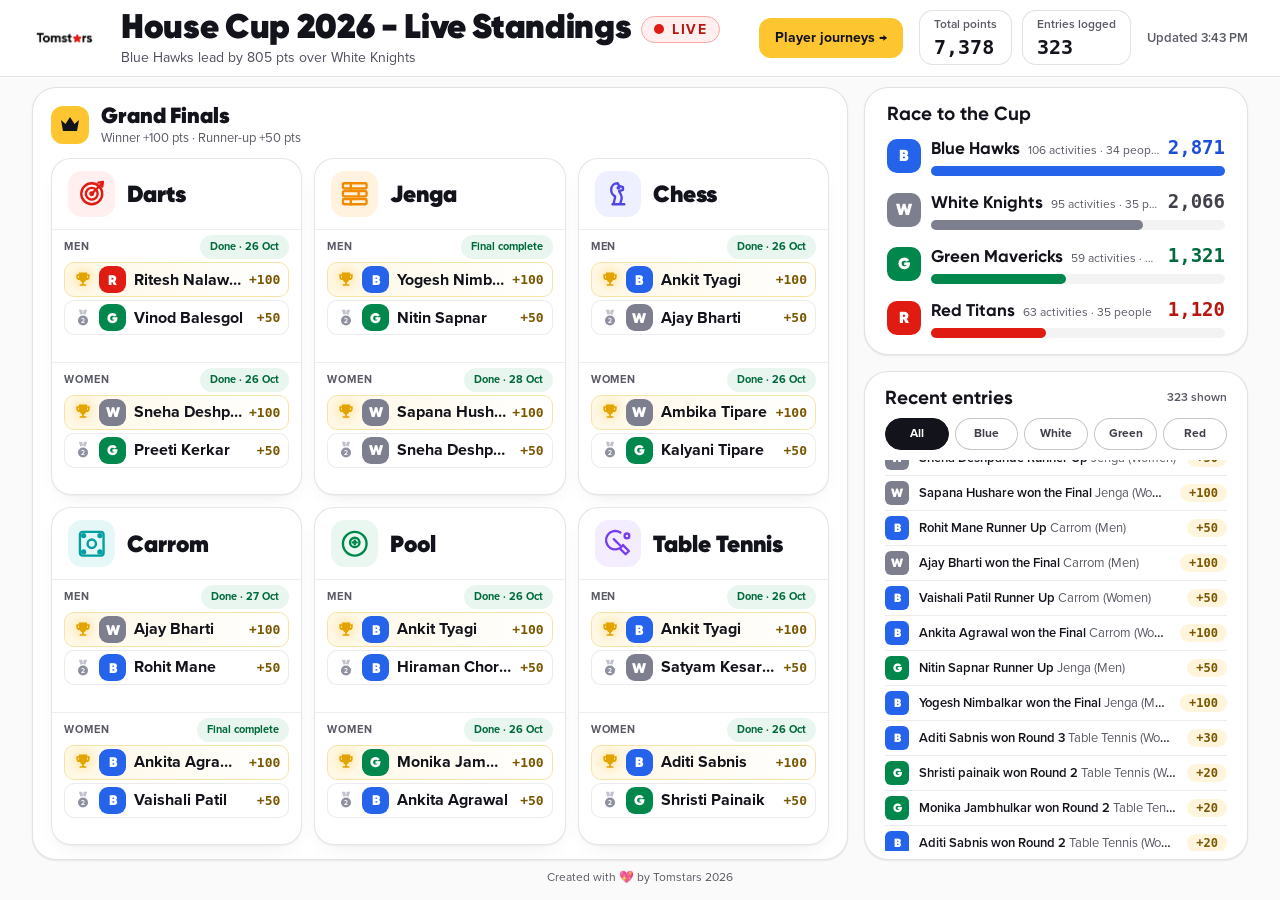
<file: index.html>
<!doctype html>
<html lang="en"><head><meta charset="utf-8"><meta name="viewport" content="width=device-width,initial-scale=1">
<title>House Cup 2026 - Live Standings</title><link rel="stylesheet" href="dashboard.css?v=1793096126"></head>
<body>
<header class="top"><div class="brand"><img src="assets/tomstars.png" alt="Tomstars"></div>
<div class="ttl"><h1>House Cup 2026 - Live Standings<span class="live"><i></i>LIVE</span></h1><p class="sub" id="sub"></p></div>
<div class="hr"><a class="navlink" href="journeys.html">Player journeys →</a><div class="stats"><div class="stat"><span>Total points</span><b id="total">–</b></div><div class="stat"><span>Entries logged</span><b id="count">–</b></div></div><span class="upd" id="upd"></span></div></header>
<main>
<div class="grid">
<section class="card finals" aria-label="Grand Finals">
<div class="fh"><span class="crown"><svg viewBox="0 0 24 24" width="24" height="24" fill="#13131C" aria-hidden="true"><path d="M3 7l4.500 4L12 4l4.500 7L21 7l-2 11H5L3 7z"/></svg></span><div><h2>Grand Finals</h2><small>Winner +100 pts · Runner-up +50 pts</small></div></div>
<div class="fgrid" id="fgrid"></div></section>
<div class="col">
<section class="card race"><h2>Race to the Cup</h2><div id="race"></div></section>
<aside class="card recent"><div class="rh"><h2>Recent entries</h2><span id="shown"></span></div><div class="pills" id="filters"></div><ul class="list" id="log"></ul></aside>
</div></div></main>
<footer>Created with 💖 by Tomstars 2026</footer>
<script src="common.js?v=1793190766"></script>
<script>
let entries=[], finals=[], filter='All';
function renderFinalsPanel(){ fgrid.innerHTML=['Darts','Jenga','Chess','Carrom','Pool','Table Tennis'].map(s=>sportCard(s,finals)).join(''); }
function render(){
  const stats=houseStats(entries), t=totals(entries), order=ranked(t), lead=t[order[0]]||1, sum=Object.values(t).reduce((a,b)=>a+b,0);
  sub.textContent=`${HOUSES[order[0]].full} lead by ${fmt(lead-t[order[1]])} pts over ${HOUSES[order[1]].full}`;
  total.textContent=fmt(sum); count.textContent=fmt(entries.length);
  race.innerHTML=order.map((h,i)=>{const c=HOUSES[h],s=stats[h];return `<div class="rr">${chip(h)}<div class="rm"><div class="rl"><b>${c.full}</b><small>${fmt(s.acts)} activities · ${fmt(s.people)} people</small><strong style="color:${c.text}">${fmt(t[h])}</strong></div><div class="track"><div class="fill" style="width:${(t[h]/lead*100).toFixed(1)}%;background:${c.solid}"></div></div></div></div>`}).join('');
  filters.innerHTML=['All','Blue','White','Green','Red'].map(f=>`<button class="pill" aria-pressed="${f===filter}" data-f="${f}">${f}</button>`).join('');
  const list=entries.filter(e=>filter==='All'||e.house===filter); shown.textContent=`${list.length} shown`;
  log.innerHTML=list.map(e=>`<li>${chip(e.house)}<div class="li-t">${entryTitle(e)}</div><span class="pts2">+${fmt(e.points)}</span></li>`).join('');
  renderFinalsPanel();
}
filters.onclick=e=>{const f=e.target.dataset.f; if(f){filter=f;render();}};
let pause=0;
setInterval(()=>{ if(matchMedia('(prefers-reduced-motion: reduce)').matches||log.matches(':hover'))return;
  if(pause>0){pause--;return;}
  const max=log.scrollHeight-log.clientHeight; if(max<=0)return;
  if(log.scrollTop>=max-1){pause=80;setTimeout(()=>{log.scrollTop=0},1500);return;}
  log.scrollTop+=1;},50);
async function refresh(){ try{ [entries,finals]=await Promise.all([loadEntries(),loadFinals()]); render(); upd.textContent='Updated '+new Date().toLocaleTimeString([],{hour:'numeric',minute:'2-digit'}); }catch(e){ sub.textContent='Could not load standings'; console.error(e); } }
refresh(); setInterval(refresh,60000);
</script></body></html>
</file>
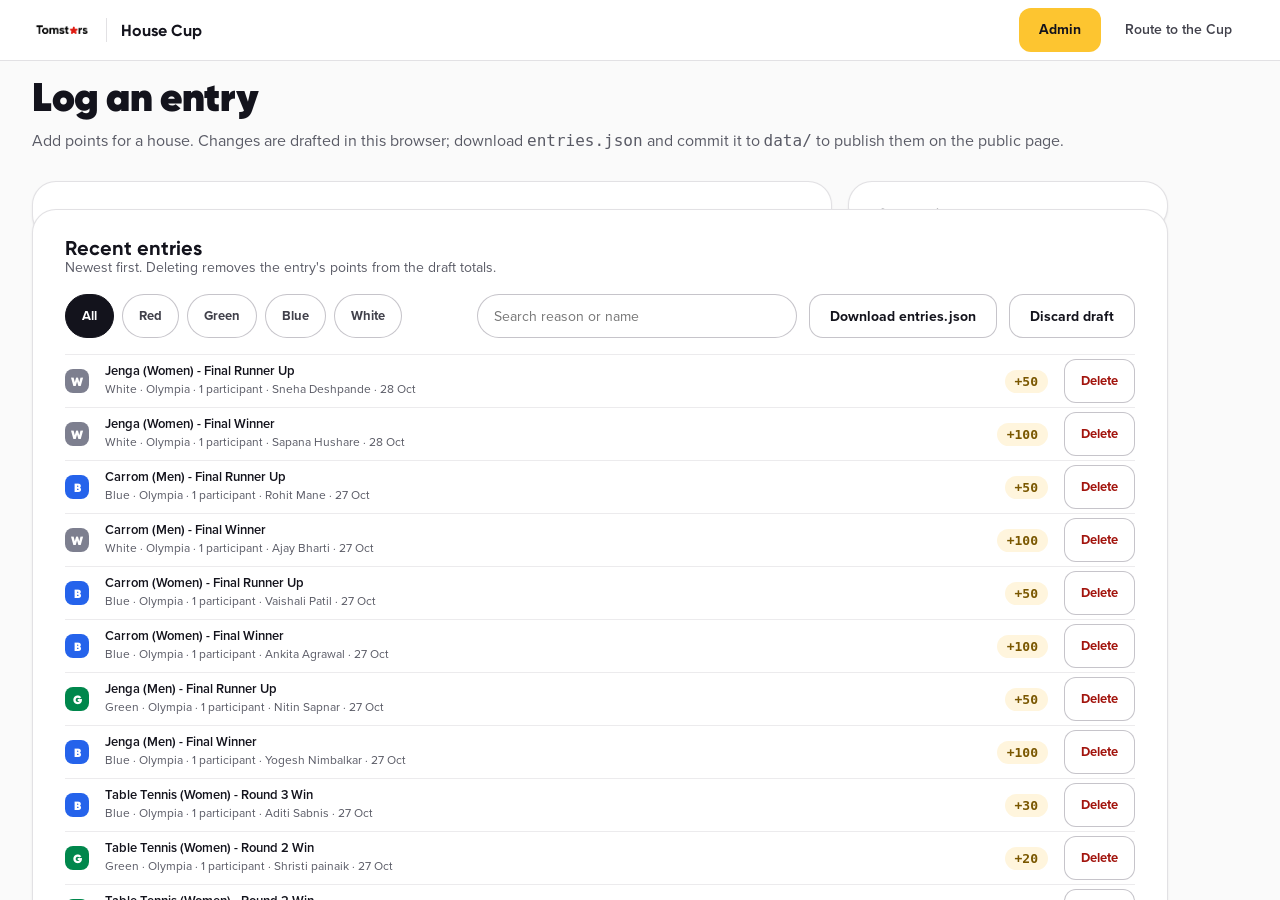
<file: admin.html>
<!doctype html>
<html lang="en"><head><meta charset="utf-8"><meta name="viewport" content="width=device-width,initial-scale=1">
<title>House Cup admin · Tomstars</title><link rel="stylesheet" href="styles.css?v=1793091701"></head>
<body>
<header class="top"><div class="brand"><img src="assets/tomstars.png" alt="Tomstars"><i></i><b>House Cup</b></div>
<nav><a class="on" href="admin.html">Admin</a><a href="index.html">Route to the Cup</a></nav></header>
<main class="narrow">
<section style="display:flex;flex-direction:column;gap:8px"><h1 class="sm">Log an entry</h1>
<p class="muted" style="font-size:16px;line-height:24px">Add points for a house. Changes are drafted in this browser; download <code>entries.json</code> and commit it to <code>data/</code> to publish them on the public page.</p></section>
<section class="cols">
<form class="card" id="f">
<fieldset><legend>House</legend><div class="hgrid" id="hs"></div></fieldset>
<div class="row"><div><label class="l" for="p">Points</label><input id="p" type="number" inputmode="numeric" placeholder="e.g. 25"></div>
<div><label class="l" for="c">Category</label><select id="c"><option>Sports</option><option selected>Olympia</option><option>Game</option><option>Post / Content</option><option>Photo</option><option>Participation</option><option>Quiz / Game</option><option>Other</option></select></div></div>
<div><label class="l" for="r">Reason / activity</label><input id="r" placeholder="e.g. Table Tennis (Men) - Round 1 Win"></div>
<div><label class="l" for="n">No. of participants</label><input id="n" type="number" inputmode="numeric" placeholder="e.g. 4"></div>
<div><label class="l" for="m">Participant names</label><textarea id="m" rows="3" placeholder="Comma-separated, e.g. Asha, Rohit, Priya"></textarea></div>
<p class="msg err" id="err" role="alert" hidden></p><p class="msg ok" id="ok" role="status" hidden></p>
<button class="cta" type="submit">Add entry</button></form>
<aside class="card"><h2>Standings</h2><ol id="st" style="list-style:none;margin:0;padding:0"></ol></aside>
</section>
<section class="card logsec"><div><h2>Recent entries</h2><p class="muted">Newest first. Deleting removes the entry's points from the draft totals.</p></div>
<div class="toolbar"><div class="pills" id="fl"></div><input type="search" id="q" aria-label="Search entries" placeholder="Search reason or name"><button class="cta ghost" id="dl" type="button">Download entries.json</button><button class="cta ghost" id="rs" type="button">Discard draft</button></div>
<ul class="list" id="log" style="max-height:620px"></ul><p class="muted" id="empty" hidden>No entries match.</p></section>
</main>
<script src="common.js?v=1793091701"></script>
<script>
const KEY='housecup-draft'; let entries=[], house='Red', filter='All', q='';
const $=id=>document.getElementById(id);
function draw(){
  const t=totals(entries), o=ranked(t), lead=Math.max(1,t[o[0]]);
  $('hs').innerHTML=Object.keys(HOUSES).map(h=>`<button type="button" class="hbtn" data-h="${h}" aria-pressed="${h===house}" style="${h===house?`background:${HOUSES[h].chip};border-color:${HOUSES[h].solid}`:''}"><img src="${HOUSES[h].logo}" alt="">${HOUSES[h].full}</button>`).join('');
  $('st').innerHTML=o.map((h,i)=>`<li><div class="srow"><span class="rk">#${i+1}</span>${chip(h)}<b>${HOUSES[h].full}</b><span class="n" style="color:${HOUSES[h].text}">${fmt(t[h])}</span></div><div class="mini"><div style="width:${(t[h]/lead*100).toFixed(1)}%;background:${HOUSES[h].solid}"></div></div></li>`).join('');
  $('fl').innerHTML=['All','Red','Green','Blue','White'].map(f=>`<button type="button" class="pill" aria-pressed="${f===filter}" data-f="${f}">${f}</button>`).join('');
  const s=q.trim().toLowerCase(), list=entries.filter(e=>(filter==='All'||e.house===filter)&&(!s||(e.reason+' '+e.participantNames).toLowerCase().includes(s)));
  $('log').innerHTML=list.slice(0,300).map(e=>`<li style="flex-wrap:wrap;gap:16px">${chip(e.house,'sm')}<div class="li-t" style="flex:1 1 260px"><b>${esc(e.reason)}</b><span>${e.house} · ${esc(e.category)} · ${e.participantCount} participant${e.participantCount==1?'':'s'}${e.participantNames?' · '+esc(e.participantNames):''} · ${fdate(e.timestamp)}</span></div><span class="pts">+${fmt(e.points)}</span><button class="del" type="button" data-d="${esc(e.id)}" aria-label="Delete entry ${esc(e.reason)}">Delete</button></li>`).join('');
  $('empty').hidden=list.length>0;
}
const save=()=>{try{localStorage.setItem(KEY,JSON.stringify(entries))}catch(e){}};
function msg(k,t){$('err').hidden=$('ok').hidden=true; if(k){$(k).textContent=t;$(k).hidden=false;}}
$('hs').onclick=e=>{const b=e.target.closest('[data-h]'); if(b){house=b.dataset.h;msg();draw();}};
$('fl').onclick=e=>{const f=e.target.dataset.f; if(f){filter=f;draw();}};
$('q').oninput=e=>{q=e.target.value;draw();};
$('log').onclick=e=>{const d=e.target.closest('[data-d]'); if(d){entries=entries.filter(x=>x.id!==d.dataset.d);save();draw();}};
$('f').onsubmit=e=>{e.preventDefault();
  const pts=parseInt($('p').value,10), reason=$('r').value.trim();
  if(!pts) return msg('err','Enter a points value.'); if(!reason) return msg('err','Enter a reason or activity.');
  entries.unshift({id:crypto.randomUUID(),house,points:pts,reason,category:$('c').value,participantCount:parseInt($('n').value,10)||0,participantNames:$('m').value.trim(),timestamp:new Date().toISOString()});
  save(); ['p','r','n','m'].forEach(i=>$(i).value=''); msg('ok','Entry added for '+HOUSES[house].full+'.'); draw();};
$('dl').onclick=()=>{const a=document.createElement('a');a.href=URL.createObjectURL(new Blob([JSON.stringify(entries,null,1)],{type:'application/json'}));a.download='entries.json';a.click();};
$('rs').onclick=async()=>{try{localStorage.removeItem(KEY)}catch(e){} entries=await loadEntries(); draw();};
(async()=>{let d=null;try{d=JSON.parse(localStorage.getItem(KEY))}catch(e){} entries=Array.isArray(d)?d:await loadEntries(); draw();})();
</script></body></html>
</file>
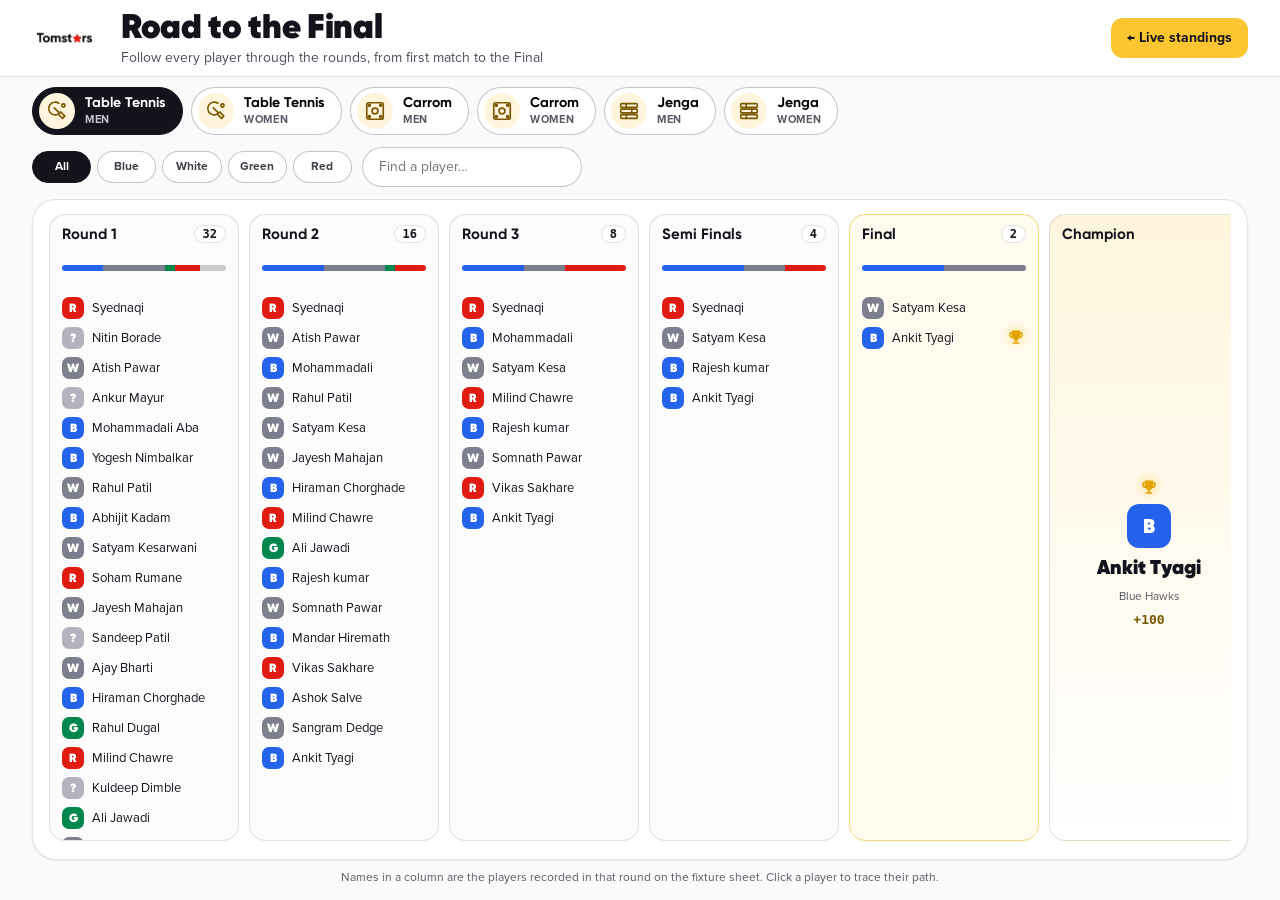
<file: journeys.html>
<!doctype html>
<html lang="en"><head><meta charset="utf-8"><meta name="viewport" content="width=device-width,initial-scale=1">
<title>Road to the Final · House Cup 2026</title><link rel="stylesheet" href="dashboard.css?v=1793096126"></head>
<body class="jpage">
<header class="top"><div class="brand"><img src="assets/tomstars.png" alt="Tomstars"></div>
<div class="ttl"><h1>Road to the Final</h1><p class="sub">Follow every player through the rounds, from first match to the Final</p></div>
<div class="hr"><a class="navlink" href="index.html">← Live standings</a></div></header>
<main class="jmain">
<div class="jbar"><div class="gtabs" id="gtabs" role="tablist"></div>
<div class="jtools"><div class="pills" id="hf"></div><input type="search" id="q" aria-label="Find a player" placeholder="Find a player…" list="plist"><datalist id="plist"></datalist></div></div>
<section class="card jcard"><div class="jpath" id="jpath"></div><div class="board" id="board"></div></section>
</main>
<footer>Names in a column are the players recorded in that round on the fixture sheet. Click a player to trace their path.</footer>
<script src="common.js?v=1793190766"></script>
<script>
let G=[], gi=0, hf='All', sel='';
const HF=['All','Blue','White','Green','Red'];
const norm=s=>s.toLowerCase();
const ccol=h=>h?HOUSES[h].solid:'#B3B3C0';
const pchip=(h)=>`<span class="chip sm2" style="background:${ccol(h)}">${h?h[0]:'?'}</span>`;
function path(g,name){ const hits=g.stages.map(s=>s.players.some(p=>norm(p.name)===norm(name))); return hits; }
function render(){
  const g=G[gi];
  gtabs.innerHTML=G.map((x,i)=>`<button class="gtab" role="tab" aria-selected="${i===gi}" data-i="${i}"><span class="sico">${ICONS[x.sport]}</span><span><b>${x.sport}</b><small>${x.category}</small></span></button>`).join('');
  hf_.innerHTML=HF.map(h=>`<button class="pill" aria-pressed="${h===hf}" data-h="${h}">${h}</button>`).join('');
  plist.innerHTML=[...new Set(g.stages.flatMap(s=>s.players.map(p=>p.name)))].sort().map(n=>`<option value="${esc(n)}">`).join('');
  const champ=g.champion?norm(g.champion.name):'', ru=g.runnerUp?norm(g.runnerUp.name):'';
  const last=g.stages.length-1;
  board.innerHTML=g.stages.map((s,k)=>{
    const split=HF.slice(1).map(h=>({h,n:s.players.filter(p=>p.house===h).length})), tot=s.players.length||1;
    const bar=split.map(x=>x.n?`<i style="flex:${x.n};background:${HOUSES[x.h].solid}" title="${x.h}: ${x.n}"></i>`:'').join('')+(s.players.some(p=>!p.house)?`<i style="flex:${s.players.filter(p=>!p.house).length};background:#CCC"></i>`:'');
    const rows=s.players.map(p=>{
      const on=sel&&norm(p.name)===norm(sel), dim=(hf!=='All'&&p.house!==hf)||(sel&&!on);
      const crown=k===last&&norm(p.name)===champ?`<span class="ic gold">${TROPHY}</span>`:k===last&&norm(p.name)===ru?`<span class="ic silver">${MEDAL}</span>`:'';
      return `<li class="pr${on?' sel':''}${dim?' dim':''}" data-n="${esc(p.name)}" tabindex="0">${pchip(p.house)}<span class="nm">${esc(p.name)}</span>${crown}</li>`;}).join('');
    return `<div class="col${k===last?' fin':''}"><div class="ch"><b>${esc(s.name)}</b><span>${s.players.length}</span></div><div class="cbar">${bar}</div><ul>${rows}</ul></div>`;
  }).join('')+(g.champion?`<div class="col champ"><div class="ch"><b>Champion</b></div><div class="cup"><span class="ic gold big">${TROPHY}</span>${pchip(g.champion.house)}<b>${esc(g.champion.name)}</b><small>${HOUSES[g.champion.house].full}</small><span class="pt">+100</span></div></div>`:`<div class="col champ"><div class="ch"><b>Champion</b></div><div class="cup tbd2"><span class="ic big" style="color:#CCC">${TROPHY}</span><small>To be decided</small></div></div>`);
  // journey strip
  if(sel){
    const hits=path(g,sel), furthest=hits.lastIndexOf(true), p=g.stages.flatMap(s=>s.players).find(p=>norm(p.name)===norm(sel));
    const isChamp=norm(sel)===champ;
    jpath.innerHTML=`<div class="who">${pchip(p&&p.house)}<div><b>${esc(p?p.name:sel)}</b><small>${p&&p.house?HOUSES[p.house].full:'House not listed'}</small></div></div><div class="steps">${g.stages.map((s,k)=>`<span class="step${hits[k]?' on':''}">${esc(s.name)}</span>`).join('<i>›</i>')}<i>›</i><span class="step${isChamp?' on gold':''}">Champion</span></div><span class="result">${isChamp?'Champion':furthest<0?'Not recorded':furthest===last?(norm(sel)===ru?'Runner-up':'Reached the Final'):'Out after '+g.stages[furthest].name}</span><button class="clear" id="clr">Clear</button>`;
    jpath.hidden=false;
    document.querySelectorAll('.col ul').forEach(ul=>{const e=ul.querySelector('.sel'); if(e) ul.scrollTop=e.offsetTop-ul.clientHeight/2;});
  } else { jpath.hidden=true; }
}
const hf_=document.getElementById('hf');
gtabs.onclick=e=>{const b=e.target.closest('[data-i]'); if(b){gi=+b.dataset.i;sel='';q.value='';render();}};
hf_.onclick=e=>{const h=e.target.dataset.h; if(h){hf=h;render();}};
board.onclick=e=>{const li=e.target.closest('[data-n]'); if(li){sel=sel===li.dataset.n?'':li.dataset.n;q.value=sel;render();}};
board.onkeydown=e=>{if(e.key==='Enter'){const li=e.target.closest('[data-n]'); if(li)li.click();}};
q.oninput=()=>{const v=q.value.trim(); const hit=G[gi].stages.flatMap(s=>s.players).find(p=>norm(p.name)===norm(v)); sel=hit?hit.name:''; render();};
jpath.onclick=e=>{if(e.target.id==='clr'){sel='';q.value='';render();}};
fetch('data/journeys.json?t='+Date.now(),{cache:'no-store'}).then(r=>r.json()).then(d=>{G=d.games;render();}).catch(e=>{board.textContent='Could not load journeys';console.error(e);});
</script></body></html>
</file>
<file: dashboard.css>
@font-face{font-family:"Gilroy";src:url("fonts/gilroy-bold.otf") format("opentype");font-weight:700;font-display:swap}
@font-face{font-family:"Gilroy";src:url("fonts/gilroy-heavy.otf") format("opentype");font-weight:800;font-display:swap}
@font-face{font-family:"Proxima Nova";src:url("fonts/proximanova-regular.otf") format("opentype");font-weight:400;font-display:swap}
@font-face{font-family:"Proxima Nova";src:url("fonts/proximanova-semibold.otf") format("opentype");font-weight:600;font-display:swap}
@font-face{font-family:"Proxima Nova";src:url("fonts/proximanova-bold.otf") format("opentype");font-weight:700;font-display:swap}
@import url("https://fonts.googleapis.com/css2?family=Fira+Code:wght@500;600;700&display=swap");
:root{--display:"Gilroy","Inter",system-ui,sans-serif;--mono:"Fira Code",ui-monospace,monospace;--ink:#13131C;--low:#595A65;--line:rgba(17,12,34,.12);--gold:#FDC530}
*{box-sizing:border-box}
body{margin:0;background:#FAFAFA;color:var(--ink);font:14px/20px "Proxima Nova","Inter",system-ui,sans-serif;-webkit-font-smoothing:antialiased}
button{font-family:inherit}:focus-visible{outline:3px solid rgba(119,62,240,.32);outline-offset:1px}
h1,h2{margin:0;font-family:var(--display)}
.top{display:flex;align-items:center;justify-content:space-between;padding:10px 32px;background:#fff;border-bottom:1px solid var(--line)}
.brand{display:flex;align-items:center;gap:14px}.brand img{height:24px}.brand i{width:1px;height:22px;background:var(--line)}.brand b{font:700 16px var(--display)}
.upd{font-size:13px;font-weight:600;color:var(--low)}
main{padding:16px 32px 8px;display:flex;flex-direction:column;gap:16px}
.hero{display:flex;flex-wrap:wrap;gap:12px;align-items:center;justify-content:space-between}
h1{font-weight:800;font-size:clamp(28px,4.4vh,44px);line-height:1.1;letter-spacing:-.01em}
.live{display:inline-flex;align-items:center;gap:8px;font:700 14px "Proxima Nova";letter-spacing:.1em;color:#B6160F;background:#FFF0EF;border:1px solid #F8A8A4;border-radius:99px;padding:4px 12px;vertical-align:middle;margin-left:10px}
.live i{width:10px;height:10px;border-radius:99px;background:#DF1B12;animation:pulse 1.4s infinite}
@keyframes pulse{0%{box-shadow:0 0 0 0 rgba(223,27,18,.6)}70%{box-shadow:0 0 0 10px rgba(223,27,18,0)}100%{box-shadow:0 0 0 0 rgba(223,27,18,0)}}
.sub{margin:4px 0 0;font-size:16px;color:#4F4B5C}
.stats{display:flex;gap:10px}.stat{background:#fff;border:1px solid var(--line);border-radius:14px;padding:8px 18px}
.stat span{display:block;font-size:12px;font-weight:600;color:var(--low)}.stat b{font:600 24px var(--mono)}
.grid{display:grid;grid-template-columns:minmax(0,1.55fr) minmax(0,1fr);gap:16px;align-items:stretch}
.col{display:flex;flex-direction:column;gap:16px;min-width:0}
.card{background:#fff;border:1px solid var(--line);border-radius:24px;box-shadow:0 1px 2px rgba(17,12,34,.08);min-width:0}
/* finals */
.finals{padding:20px 24px;display:flex;flex-direction:column;gap:16px}
.fh{display:flex;flex-wrap:wrap;gap:12px;align-items:center}
.crown{width:44px;height:44px;border-radius:12px;background:var(--gold);display:inline-flex;align-items:center;justify-content:center}
.fh h2{font-weight:800;font-size:26px;line-height:30px}.fh small{display:block;font-size:13px;color:var(--low)}
.tabs{margin-left:auto;display:flex;gap:8px;flex-wrap:wrap}
.tab{min-height:44px;padding:0 16px;border-radius:99px;border:1px solid rgba(17,12,34,.24);background:#fff;font-weight:700;font-size:14px;cursor:pointer;color:#41414B}
.tab small{color:var(--low);margin-left:4px}.tab[aria-pressed=true]{background:var(--ink);border-color:var(--ink);color:#fff}.tab[aria-pressed=true] small{color:#C6C6D1}
.fgrid{display:grid;grid-template-columns:repeat(2,minmax(0,1fr));grid-auto-rows:1fr;gap:14px;flex:1}
.fm{border:1px solid var(--line);border-radius:18px;padding:16px 18px;display:flex;flex-direction:column;gap:12px;background:#FCFCFD;min-width:0;animation:fade .4s ease}
@keyframes fade{from{opacity:0;transform:translateY(6px)}to{opacity:1;transform:none}}
.fm header{display:flex;align-items:center;gap:12px}
.sico{width:48px;height:48px;border-radius:14px;background:#FFF5DD;color:#7A5700;display:inline-flex;align-items:center;justify-content:center;flex:none}.sico svg{width:28px;height:28px}
.ft{flex:1;min-width:0}.ft b{display:block;font:700 20px/24px var(--display)}.ft span{font-size:12px;font-weight:700;letter-spacing:.08em;text-transform:uppercase;color:var(--low)}
.when{font:700 22px var(--display);background:var(--gold);padding:4px 14px;border-radius:12px;white-space:nowrap}
.st{font-size:12px;font-weight:700;padding:4px 12px;border-radius:99px;background:#F3F3F4;color:var(--low)}.st.done{background:#E6F6EE;color:#006A3C}
.venue{display:flex;align-items:center;gap:6px;font-weight:600;color:var(--low)}
.match{display:flex;align-items:center;gap:10px;flex-wrap:wrap}.match i{font:800 12px var(--display);color:var(--low);letter-spacing:.1em}
.pl2{display:flex;align-items:center;gap:10px;min-width:0;flex:1 1 120px}.pl2>div{min-width:0}.pl2 b{display:block;font-size:16px;line-height:20px;overflow:hidden;text-overflow:ellipsis;white-space:nowrap}.pl2 small{font-size:12px;color:var(--low)}
.chip{width:38px;height:38px;border-radius:11px;color:#fff;font:800 18px var(--display);display:inline-flex;align-items:center;justify-content:center;flex:none}
.res{display:flex;align-items:center;gap:10px;padding:8px 12px;border-radius:14px;border:1px solid var(--line-low,rgba(17,12,34,.08))}
.res.win1{background:linear-gradient(90deg,#FFF5DD,#FFFBEF);border-color:#F8D878}
.res .pl2{flex:1}.pt{font:700 15px var(--mono);color:#7A5700}
.ic{display:inline-flex;flex:none}.ic.gold{color:#E3A300;filter:drop-shadow(0 0 6px rgba(253,197,48,.8))}.ic.silver{color:#8E90A0}
.tbd{color:var(--low);font-size:14px}
/* race */
.race{padding:18px 22px;display:flex;flex-direction:column;gap:12px}
.rt{display:flex;justify-content:space-between;align-items:center}.rt h2{font-size:20px}.legend{font-size:12px;font-weight:600;color:var(--low)}
.hrow{display:flex;align-items:center;gap:12px}.hrow .chip{width:36px;height:36px}
.hm{flex:1;min-width:0}.hm b{font:700 18px/22px var(--display)}.hm small{display:block;font-size:12px;color:var(--low)}
.badge{font-size:11px;font-weight:700;background:var(--gold);border-radius:99px;padding:2px 8px;margin-left:6px;vertical-align:middle}
.hp{text-align:right}.hp b{font:600 22px/24px var(--mono)}.hp small{display:block;font-size:12px;color:var(--low)}
.track{height:14px;border-radius:99px;background:#F3F3F4;margin-top:6px}.fill{height:14px;border-radius:99px;transition:width .6s}
/* recent */
.recent{padding:16px 20px 8px;display:flex;flex-direction:column;gap:10px;min-height:0;flex:1}
.rh{display:flex;justify-content:space-between;align-items:center}.rh h2{font-size:20px}.rh span{font-size:12px;font-weight:600;color:var(--low)}
.pills{display:flex;gap:6px}.pill{flex:1;min-height:34px;border-radius:99px;border:1px solid rgba(17,12,34,.24);background:#fff;font-size:12px;font-weight:700;cursor:pointer;color:#41414B}
.pill[aria-pressed=true]{background:var(--ink);border-color:var(--ink);color:#fff}
ul.list{list-style:none;margin:0;padding:0;overflow-y:auto;flex:1;min-height:180px}
ul.list li{display:flex;align-items:center;gap:10px;padding:6px 0;border-top:1px solid rgba(17,12,34,.08)}
ul.list .chip{width:26px;height:26px;font-size:13px;border-radius:8px}
.li-t{flex:1;min-width:0;font-size:13px;font-weight:600;line-height:18px}.li-t em{font-style:normal;font-weight:400;color:var(--low)}
.pts2{font:700 12px var(--mono);padding:3px 9px;border-radius:99px;background:#FFF5DD;color:#7A5700;flex:none}
footer{text-align:center;font-size:12px;color:var(--low);padding:8px 0 12px}
@media(min-width:1100px){
 html,body{height:100%;overflow:hidden}body{display:flex;flex-direction:column}
 main{flex:1;min-height:0;padding-bottom:0;gap:12px}.grid{flex:1;min-height:0}
 .col,.finals{min-height:0}.finals{height:100%}
 .recent{overflow:hidden}
}
@media(max-width:1099px){.grid{grid-template-columns:1fr}}
@media(max-width:700px){main,.top{padding-left:16px;padding-right:16px}.fgrid{grid-template-columns:1fr}.tabs{margin-left:0}}
@media(prefers-reduced-motion:reduce){.live i,.fm{animation:none}}
.tab{white-space:nowrap;display:inline-flex;align-items:center}
.fm{justify-content:flex-start}.fm>:not(header){margin:0}
.match{flex:1;flex-direction:column;justify-content:center;align-items:stretch;gap:6px}
.match i{text-align:center;padding:0}
.match .pl2{flex:none;padding:12px 14px;background:#fff;border:1px solid var(--line);border-radius:14px}
.match .chip,.res .chip{width:clamp(40px,5.2vh,56px);height:clamp(40px,5.2vh,56px);font-size:22px;border-radius:14px}
.match .pl2 b,.res .pl2 b{font-size:clamp(17px,2.4vh,24px);line-height:1.2}.match .pl2 small,.res .pl2 small{font-size:13px}
.fm.done{justify-content:center}.fm.done .res{flex:1;padding:12px 16px}.fm.done .pt{font-size:20px}
.fm.done .ic svg{width:34px;height:34px}
.tbd,.fm.tba .tbd{flex:1;display:flex;align-items:center;font-size:16px}
.venue{font-size:15px}.when{font-size:clamp(20px,3vh,28px)}

/* v3: one-glance finals, slim race, tight entries */
.finals{padding:14px 18px;gap:10px}.fh h2{font-size:22px;line-height:26px}.crown{width:38px;height:38px}
.fgrid{grid-template-columns:repeat(3,minmax(0,1fr));grid-template-rows:repeat(2,minmax(0,1fr));gap:12px}
.fm{padding:10px 12px;gap:6px;border-radius:16px;overflow:hidden}
.fm header{gap:10px}.fm header b{font:700 18px var(--display)}
.sico{width:36px;height:36px;border-radius:11px}.sico svg{width:22px;height:22px}
.half{border-top:1px solid var(--line);padding-top:6px;display:flex;flex-direction:column;gap:5px;flex:1;min-height:0;justify-content:center}
.hh{display:flex;align-items:center;justify-content:space-between}.hh b{font-size:11px;font-weight:700;letter-spacing:.08em;text-transform:uppercase;color:var(--low)}
.when{font:700 clamp(15px,2.2vh,20px) var(--display);padding:2px 10px;border-radius:9px}
.st{font-size:11px;padding:2px 10px}
.venue{font-size:12px;gap:5px}
.match{gap:2px;flex:none}.match .pl2{padding:4px 8px;border-radius:10px;flex:none}.match i{font-size:9px;line-height:10px;text-align:left;padding-left:8px}
.pl2{gap:8px}.pl2 b{font-size:clamp(13px,1.9vh,16px)!important;line-height:1.15!important}.pl2 small{font-size:11px!important;line-height:13px}
.match .chip,.res .chip{width:clamp(24px,3.4vh,32px)!important;height:clamp(24px,3.4vh,32px)!important;font-size:14px!important;border-radius:9px!important}
.res{padding:4px 8px;border-radius:10px;gap:6px}.fm .res{flex:none}.fm.done .res{flex:none}
.pt{font-size:13px!important}.ic svg{width:20px!important;height:20px!important}
.tbd{font-size:12px;flex:none}
.race{padding:12px 18px;gap:8px}.race h2{font-size:17px}
#race{display:flex;flex-direction:column;gap:8px}
.rr{display:flex;align-items:center;gap:10px}.rr .chip{width:28px;height:28px;font-size:14px;border-radius:8px}
.rm{flex:1;min-width:0}.rl{display:flex;align-items:baseline;gap:8px}.rl b{font:700 15px/18px var(--display)}.rl small{font-size:11px;color:var(--low);flex:1;white-space:nowrap;overflow:hidden;text-overflow:ellipsis}.rl strong{font:600 16px var(--mono)}
.track{height:8px;margin-top:3px}.fill{height:8px}
.recent{padding:12px 16px 4px;gap:8px}.rh h2{font-size:17px}
.pill{min-height:28px;font-size:11px}
ul.list li{padding:3px 0;gap:8px}ul.list .chip{width:20px;height:20px;font-size:11px;border-radius:6px}
.li-t{font-size:12px;line-height:16px;white-space:nowrap;overflow:hidden;text-overflow:ellipsis}.pts2{font-size:11px;padding:1px 8px}
h1{font-size:clamp(24px,3.8vh,38px)}.sub{font-size:14px;margin-top:2px}.stat{padding:4px 14px}.stat b{font-size:20px}
main{padding-top:10px;gap:10px}
@media(min-width:1100px){.grid{grid-template-columns:minmax(0,2.15fr) minmax(0,1fr)}}
@media(max-width:1099px){.fgrid{grid-template-columns:repeat(2,minmax(0,1fr));grid-template-rows:none}}
@media(max-width:700px){.fgrid{grid-template-columns:1fr}}

.top{gap:24px;padding:8px 32px}.brand{flex:none}.brand img{height:26px}
.ttl{flex:1;min-width:0}.ttl h1{white-space:nowrap}.hr{display:flex;align-items:center;gap:16px;flex:none}
.fgrid{min-height:0}.grid{min-height:0}
@media(max-width:1099px){.top{flex-wrap:wrap}.ttl h1{white-space:normal}}
@media(min-width:1100px) and (max-height:900px){.match .pl2{padding:2px 6px}.pl2 small{display:none}.res{padding:2px 6px}.venue{display:none}.when{padding:0 8px}.fm{padding:8px 10px;gap:4px}.half{gap:3px;padding-top:4px}}
/* journeys page */
.navlink{font-weight:700;font-size:14px;text-decoration:none;color:var(--ink);background:var(--gold);padding:10px 16px;border-radius:12px;white-space:nowrap}
.jmain{display:flex;flex-direction:column;gap:12px}
.jbar{display:flex;flex-wrap:wrap;gap:12px;align-items:center;justify-content:space-between}
.gtabs{display:flex;gap:8px;flex-wrap:wrap}
.gtab{display:flex;align-items:center;gap:10px;min-height:48px;padding:4px 16px 4px 6px;border-radius:99px;border:1px solid rgba(17,12,34,.24);background:#fff;cursor:pointer;text-align:left}
.gtab .sico{width:36px;height:36px;border-radius:99px}.gtab b{display:block;font:700 14px/16px var(--display)}.gtab small{font-size:11px;color:var(--low);font-weight:700;letter-spacing:.06em;text-transform:uppercase}
.gtab[aria-selected=true]{background:var(--ink);border-color:var(--ink);color:#fff}.gtab[aria-selected=true] small{color:#C6C6D1}
.jtools{display:flex;gap:10px;align-items:center;flex-wrap:wrap}.jtools .pills{width:320px}
#q{min-height:40px;border-radius:99px;border:1px solid rgba(17,12,34,.24);padding:0 16px;font:inherit;width:220px}
.jcard{padding:14px 16px;display:flex;flex-direction:column;gap:12px;min-height:0}
.jpath{display:flex;align-items:center;gap:16px;flex-wrap:wrap;padding:10px 14px;border-radius:16px;background:linear-gradient(90deg,#FFF5DD,#FFFBEF);border:1px solid #F8D878}
.who{display:flex;align-items:center;gap:10px}.who b{display:block;font:700 18px/20px var(--display)}.who small{font-size:12px;color:var(--low)}
.steps{display:flex;align-items:center;gap:6px;flex-wrap:wrap;flex:1}.steps i{font-style:normal;color:var(--low)}
.step{font-size:12px;font-weight:700;padding:3px 10px;border-radius:99px;background:#fff;border:1px solid var(--line);color:#9a9ba5}.step.on{background:var(--ink);color:#fff;border-color:var(--ink)}.step.gold{background:var(--gold);color:var(--ink);border-color:var(--gold)}
.result{font:700 15px var(--display)}.clear{border:1px solid rgba(17,12,34,.24);background:#fff;border-radius:99px;min-height:32px;padding:0 14px;font-weight:700;cursor:pointer}
.board{display:flex;gap:10px;overflow-x:auto;flex:1;min-height:0;padding-bottom:4px}
.board .col{flex:1 0 190px;max-width:260px;display:flex;flex-direction:column;border:1px solid var(--line);border-radius:16px;background:#FCFCFD;min-height:0;overflow:hidden}
.board .col.fin{background:#FFFBEF;border-color:#F8D878}
.ch{display:flex;justify-content:space-between;align-items:center;padding:10px 12px 6px}.ch b{font:700 15px var(--display)}.ch span{font:700 12px var(--mono);background:#fff;border:1px solid var(--line);border-radius:99px;padding:1px 8px}
.cbar{display:flex;height:6px;margin:0 12px 6px;border-radius:99px;overflow:hidden;background:#EEE}.cbar i{display:block}
.board .col ul{list-style:none;margin:0;padding:0 6px 8px;overflow-y:auto;flex:1;min-height:0;position:relative}
.pr{display:flex;align-items:center;gap:8px;padding:4px 6px;border-radius:10px;cursor:pointer;font-size:13px;line-height:16px;transition:opacity .2s}
.pr:hover{background:#F3F3F4}.pr.dim{opacity:.22}.pr.sel{background:var(--gold);font-weight:700;box-shadow:0 0 0 2px var(--ink) inset}
.chip.sm2{width:22px;height:22px;border-radius:7px;font-size:12px}
.nm{flex:1;min-width:0;overflow:hidden;text-overflow:ellipsis;white-space:nowrap}.pr .ic svg{width:18px;height:18px}
.board .col.champ{flex:1 0 200px;background:linear-gradient(180deg,#FFF5DD,#fff)}
.cup{flex:1;display:flex;flex-direction:column;align-items:center;justify-content:center;gap:6px;text-align:center;padding:12px}
.cup b{font:800 20px var(--display)}.cup small{color:var(--low)}.cup .chip{width:44px;height:44px;font-size:20px;border-radius:12px}
.ic.big svg{width:64px;height:64px}.cup .pt{font-size:16px}
@media(min-width:1100px){.jpage{height:100%;overflow:hidden;display:flex;flex-direction:column}.jmain{flex:1;min-height:0}.jcard{flex:1}}
@media(max-width:700px){.jtools .pills,#q{width:100%}.board .col{flex-basis:170px}.board{min-height:60vh}}
.jpath[hidden]{display:none}

/* v4: clearer sport cards, bigger icons, roomier side column */
.fm{background:#fff;border:2px solid var(--tn);border-radius:18px;padding:0 0 10px;gap:8px;box-shadow:0 2px 6px rgba(17,12,34,.08)}
.fm header{background:var(--tn);padding:10px 14px;gap:12px;border-bottom:2px solid var(--a)}
.fm header b{font:800 clamp(18px,2.6vh,24px) var(--display);color:var(--ad)}
.fm .sico{width:clamp(44px,6vh,60px);height:clamp(44px,6vh,60px);border-radius:16px;background:var(--a);color:#fff;box-shadow:0 2px 6px rgba(17,12,34,.2)}
.fm .sico svg{width:clamp(28px,4vh,40px);height:clamp(28px,4vh,40px)}
.half{margin:0 10px;border:1px solid var(--line);border-top:3px solid var(--a);border-radius:12px;padding:6px 8px;background:#FCFCFD}
.hh b{color:var(--ad)}
.grid{grid-template-columns:minmax(0,1fr) clamp(380px,30vw,560px)!important}
.race{padding:16px 22px;gap:12px}.race h2,.rh h2{font-size:19px}
#race{gap:14px}.rr .chip{width:34px;height:34px;font-size:16px;border-radius:10px}
.rl b{font-size:17px}.rl small{font-size:12px}.rl strong{font-size:19px}.track,.fill{height:10px}.track{margin-top:5px}
.recent{padding:16px 20px 8px;gap:10px}
.pill{min-height:32px;font-size:12px}
ul.list li{padding:5px 0;gap:10px}ul.list .chip{width:24px;height:24px;font-size:12px}
.li-t{font-size:13px;line-height:18px}.pts2{font-size:12px;padding:2px 9px}
@media(min-width:1100px) and (max-height:900px){.fm header{padding:6px 12px}.half{padding:4px 6px}}
.fm .sico{width:clamp(40px,5.2vh,54px);height:clamp(40px,5.2vh,54px)}.fm .sico svg{width:clamp(26px,3.5vh,34px);height:clamp(26px,3.5vh,34px)}
.fm header{padding:7px 14px}.fm{gap:6px;padding-bottom:8px}
.half{gap:3px;padding:4px 8px 5px;overflow:hidden}.when{font-size:clamp(14px,2vh,18px);padding:1px 10px}
.match .pl2,.res{padding:3px 8px}.match .chip,.res .chip{width:clamp(22px,3vh,28px)!important;height:clamp(22px,3vh,28px)!important}
.pl2 small{font-size:10px!important;line-height:11px}.venue{font-size:11px}
/* v5: single bordered game box, borderless Men/Women sections, even padding */
.fm{border:2px solid var(--a);border-radius:18px;overflow:hidden;padding:0;gap:0;box-shadow:0 2px 8px rgba(17,12,34,.08)}
.fm header{padding:8px 16px;border-bottom:2px solid var(--a)}
.fm .half{margin:0;border:0;border-radius:0;background:transparent;padding:8px 14px 10px;gap:5px;flex:1;min-height:0;justify-content:flex-start;overflow:hidden}
.fm .half+.half{border-top:1px dashed var(--a)}
.fm .half .hh{min-height:24px}
.match{gap:2px}.fm .tbd{padding-top:2px}
@media(min-width:1100px) and (max-height:900px){.fm .half{padding:5px 12px 6px;gap:3px}.fm header{padding:5px 14px}}
/* v6: modern, subtle */
.fm{border:1px solid rgba(17,12,34,.10);background:#fff;border-radius:20px;box-shadow:0 1px 2px rgba(17,12,34,.04),0 8px 24px -12px rgba(17,12,34,.12)}
.fm header{background:transparent;border-bottom:1px solid rgba(17,12,34,.07);padding:12px 16px}
.fm header b{color:var(--ink);font-weight:800}
.fm .sico{background:var(--tn);color:var(--a);box-shadow:none;border-radius:14px}
.fm .half+.half{border-top:1px solid rgba(17,12,34,.07)}
.hh b{color:var(--low);font-weight:700}
.half{background:transparent}
.fm .res.win1{background:linear-gradient(90deg,#FFF8E6,#fff);border-color:#F6E3A8}
.fm .res,.fm .match .pl2{border-color:rgba(17,12,34,.08);background:#fff}
.fm .half .st{background:#F3F3F4}.fm .half .st.done{background:#E9F6EF}
.fm .when{background:#FFF1C2;color:#5C4300}
</file>
<file: styles.css>
@font-face{font-family:"Gilroy";src:url("fonts/gilroy-bold.otf") format("opentype");font-weight:700;font-display:swap}
@font-face{font-family:"Gilroy";src:url("fonts/gilroy-heavy.otf") format("opentype");font-weight:800;font-display:swap}
@font-face{font-family:"Proxima Nova";src:url("fonts/proximanova-regular.otf") format("opentype");font-weight:400;font-display:swap}
@font-face{font-family:"Proxima Nova";src:url("fonts/proximanova-semibold.otf") format("opentype");font-weight:600;font-display:swap}
@font-face{font-family:"Proxima Nova";src:url("fonts/proximanova-bold.otf") format("opentype");font-weight:700;font-display:swap}
@import url("https://fonts.googleapis.com/css2?family=Fira+Code:wght@500;600;700&display=swap");
:root{--font-display:"Gilroy","Inter",system-ui,sans-serif;--font-body:"Proxima Nova","Inter",system-ui,sans-serif;--font-mono:"Fira Code",ui-monospace,Menlo,monospace;
--ink:#13131C;--ink-med:#4F4B5C;--ink-low:#595A65;--line:rgba(17,12,34,.12);--line-low:rgba(17,12,34,.08);--line-med:rgba(17,12,34,.24);--yellow:#FDC530;--shadow:0 1px 2px rgba(17,12,34,.08)}
*{box-sizing:border-box}
body{margin:0;background:#FAFAFA;color:var(--ink);font-family:var(--font-body);font-size:14px;line-height:20px;-webkit-font-smoothing:antialiased;min-height:100vh}
button,input,select,textarea{font-family:inherit}
:focus-visible{outline:3px solid rgba(119,62,240,.32);outline-offset:1px}
a{color:#5C3AD0}
header.top{display:flex;flex-wrap:wrap;gap:12px;align-items:center;justify-content:space-between;padding:14px 40px;background:#fff;border-bottom:1px solid var(--line)}
.brand{display:flex;align-items:center;gap:14px}.brand img{height:28px;display:block}.brand i{width:1px;height:24px;background:var(--line)}.brand b{font:700 16px var(--font-display)}
nav{display:flex;gap:8px}nav a{min-height:44px;padding:0 16px;display:inline-flex;align-items:center;font-weight:600;font-size:14px;text-decoration:none;color:#41414B;border-radius:12px}
nav a.on{background:var(--yellow);color:var(--ink);font-weight:700;padding:0 20px}
main{width:100%;margin:0;padding:32px 40px 56px;display:flex;flex-direction:column;gap:32px}
main.narrow{max-width:1200px;gap:28px}
.card{background:#fff;border:1px solid var(--line);border-radius:24px;box-shadow:var(--shadow);min-width:0}
h1,h2{font-family:var(--font-display);margin:0}h2{font-weight:700;font-size:20px}
.hero{display:flex;flex-wrap:wrap;gap:24px;align-items:flex-end;justify-content:space-between}
.hero .t{display:flex;flex-direction:column;gap:12px;flex:999 1 480px;min-width:0}
.eyebrow{display:inline-flex;align-items:center;gap:8px;font-size:11px;font-weight:600;letter-spacing:.08em;text-transform:uppercase;color:var(--ink-low)}
.eyebrow i{width:8px;height:8px;border-radius:99px;background:#00A65E}
h1{font-weight:800;font-size:52px;line-height:60px;letter-spacing:-.01em}
.hero p{margin:0;font-size:18px;line-height:26px;color:var(--ink-med)}
.stats{display:flex;gap:12px;flex:1 1 320px}.stat{flex:1;background:#fff;border:1px solid var(--line);border-radius:16px;padding:16px 20px;display:flex;flex-direction:column;gap:4px}
.stat span{font-size:12px;font-weight:600;color:var(--ink-low)}.stat b{font:600 28px var(--font-mono)}
.cols{display:flex;flex-wrap:wrap;gap:24px;align-items:flex-start}
.race{flex:999 1 640px;padding:28px 32px;display:flex;flex-direction:column;gap:28px}
.race-h{display:flex;flex-wrap:wrap;gap:8px;align-items:center;justify-content:space-between}
.legend{display:inline-flex;align-items:center;gap:8px;font-size:12px;font-weight:600;color:var(--ink-low)}
.flag{display:inline-block;border-radius:3px;background:repeating-conic-gradient(#13131C 0% 25%,#fff 0% 50%) 50%/8px 8px;border:1px solid var(--ink);width:16px;height:16px}
.house{display:flex;flex-direction:column;gap:12px}
.hrow{display:flex;flex-wrap:wrap;align-items:center;justify-content:space-between;gap:8px}.hl{display:flex;align-items:center;gap:12px;flex-wrap:wrap}
.chip{display:inline-flex;align-items:center;justify-content:center;border-radius:12px;width:52px;height:44px}.chip img{max-width:40px;max-height:34px;object-fit:contain}
.chip.sm{width:36px;height:32px;border-radius:8px;flex:none}.chip.sm img{max-width:26px;max-height:22px}
.hname{font:700 22px var(--font-display)}
.badge{font-size:12px;font-weight:700;padding:3px 10px;border-radius:99px;color:var(--ink)}
.hpts{font:600 28px var(--font-mono)}.hpts small{font-size:14px;color:var(--ink-low)}
.track{position:relative;height:44px;border-radius:99px;background:#F3F3F4;border:1px solid var(--line-low)}
.fill{position:absolute;left:0;top:0;bottom:0;min-width:44px;border-radius:99px;display:flex;justify-content:flex-end;align-items:center;transition:width .6s ease}
.knob{width:44px;height:44px;margin:-1px;border-radius:99px;border:3px solid #fff;box-shadow:0 2px 4px rgba(17,12,34,.2);display:inline-flex;align-items:center;justify-content:center;font:700 14px var(--font-mono);color:#fff}
.track .flag{position:absolute;right:12px;top:12px;width:18px;height:18px;background-size:9px 9px;border:0}
.gap{font-size:13px;color:var(--ink-low)}
.recent{flex:1 1 360px;padding:24px 24px 12px;display:flex;flex-direction:column;gap:16px}
.rh{display:flex;align-items:center;justify-content:space-between}.rh span{font-size:12px;font-weight:600;color:var(--ink-low)}
.pills{display:flex;flex-wrap:wrap;gap:8px}
.pill{min-height:44px;padding:0 16px;border-radius:99px;font-size:13px;font-weight:700;cursor:pointer;border:1px solid var(--line-med);background:#fff;color:#41414B}
.pill[aria-pressed=true]{background:var(--ink);border-color:var(--ink);color:#fff}
ul.list{list-style:none;margin:0;padding:0;max-height:640px;overflow-y:auto}
ul.list li{display:flex;align-items:center;gap:12px;padding:12px 0;border-top:1px solid var(--line-low)}
.li-t{flex:1;min-width:0;display:flex;flex-direction:column}.li-t b{font-size:14px;font-weight:600;line-height:20px}.li-t span{font-size:12px;color:var(--ink-low)}
.pts{flex:none;font:700 13px var(--font-mono);padding:4px 10px;border-radius:99px;background:#FFF5DD;color:#7A5700}
footer{font-size:12px;color:var(--ink-low);text-align:center;padding:0 0 32px}
/* admin */
h1.sm{font-size:40px;line-height:48px}
form.card{flex:999 1 520px;padding:28px 32px;display:flex;flex-direction:column;gap:20px}
fieldset{border:0;margin:0;padding:0;min-width:0}
legend,label.l{font-size:12px;font-weight:700;letter-spacing:.08em;text-transform:uppercase;color:var(--ink-med);padding:0;margin-bottom:8px;display:block}
.hgrid{display:grid;grid-template-columns:repeat(auto-fit,minmax(120px,1fr));gap:12px}
.hbtn{min-height:104px;border-radius:16px;padding:12px 8px;display:flex;flex-direction:column;align-items:center;justify-content:center;gap:8px;cursor:pointer;background:#fff;border:2px solid var(--line);font-size:14px;font-weight:700}
.hbtn img{height:40px;max-width:72px;object-fit:contain}
.row{display:flex;flex-wrap:wrap;gap:16px}.row>div{flex:1 1 200px}
input,select,textarea{width:100%;min-height:48px;padding:0 16px;font-size:16px;border-radius:12px;border:1px solid var(--line-med);background:#fff;color:var(--ink)}
textarea{padding:12px 16px;line-height:24px;resize:vertical}
.msg{margin:0;padding:12px 16px;border-radius:12px;font-size:14px;font-weight:600}.err{background:#FFF0EF;color:#A2140D}.ok{background:#F5FBF8;color:#006A3C}
.cta{min-height:52px;border:0;border-radius:14px;background:var(--yellow);color:var(--ink);font-size:16px;font-weight:700;cursor:pointer;padding:0 20px}
.cta.ghost{background:#fff;border:1px solid var(--line-med);font-size:14px;min-height:44px}
aside.card{flex:1 1 320px;padding:24px 28px;display:flex;flex-direction:column;gap:16px}
aside ol li{display:flex;flex-direction:column;gap:8px;padding:14px 0;border-top:1px solid var(--line-low)}
.srow{display:flex;align-items:center;gap:12px}.srow .rk{width:24px;font:700 13px var(--font-mono);color:var(--ink-low)}.srow b{flex:1;font-size:16px}.srow .n{font:700 18px var(--font-mono)}
.mini{height:8px;border-radius:99px;background:#F3F3F4}.mini div{height:8px;border-radius:99px}
.logsec{padding:28px 32px;display:flex;flex-direction:column;gap:16px}
.toolbar{display:flex;flex-wrap:wrap;gap:12px;align-items:center}.toolbar .pills{flex:1 1 320px}.toolbar input{flex:1 1 240px;min-height:44px;border-radius:99px;font-size:14px}
.del{min-height:44px;padding:0 16px;border-radius:12px;border:1px solid var(--line-med);background:#fff;color:#A2140D;font-size:13px;font-weight:700;cursor:pointer}
.muted{color:var(--ink-low);font-size:14px;margin:0}
@media(max-width:700px){header.top,main{padding-left:16px;padding-right:16px}h1{font-size:36px;line-height:44px}.race,.recent,form.card,.logsec{padding:20px}.hname{font-size:18px}}

.chip{color:#fff;font:800 22px var(--font-display)}.chip.sm{width:28px;height:28px;border-radius:8px;font-size:14px}
.livetag{display:inline-flex;align-items:center;gap:8px;font:700 13px var(--font-body);letter-spacing:.1em;color:#B6160F;background:#FFF0EF;border:1px solid #F8A8A4;border-radius:99px;padding:4px 12px;vertical-align:middle}
.livetag i{width:10px;height:10px;border-radius:99px;background:#DF1B12;animation:pulse 1.4s infinite}
.livetag.big{font-size:16px;margin-left:8px}
@keyframes pulse{0%{box-shadow:0 0 0 0 rgba(223,27,18,.6)}70%{box-shadow:0 0 0 10px rgba(223,27,18,0)}100%{box-shadow:0 0 0 0 rgba(223,27,18,0)}}
.leadline{font-weight:700;font-size:24px;line-height:32px}
.cards{display:grid;grid-template-columns:repeat(auto-fit,minmax(240px,1fr));gap:16px}
.hcard{border-radius:20px;padding:20px 24px;color:#fff;display:flex;flex-direction:column;gap:16px;box-shadow:var(--shadow)}
.hc-top{display:flex;align-items:center;gap:12px}.hc-top b{font:700 20px var(--font-display)}
.letter{width:44px;height:44px;border-radius:12px;background:rgba(255,255,255,.2);display:inline-flex;align-items:center;justify-content:center;font:800 24px var(--font-display)}
.hc-n{display:flex;gap:24px}.hc-n small{display:block;font-size:12px;font-weight:600;opacity:.92}.hc-n strong{font:600 28px var(--font-mono)}
ul.list{max-height:none;height:560px}
ul.list li{padding:6px 0;gap:10px}.li-t b{font-size:13px;line-height:18px}
.recent{gap:12px}
@media(prefers-reduced-motion:reduce){.livetag i{animation:none}}

.upd{font-size:13px;font-weight:600;color:var(--ink-low)}
aside.recent{flex:0 0 30%;min-width:320px}.card.race{flex:1 1 0}
.recent .pills{flex-wrap:nowrap;gap:6px}.recent .pill{flex:1 1 0;min-width:0;padding:0 8px;font-size:12px}
.li-t em{font-style:normal;color:var(--ink-low);font-weight:400}
footer{padding:24px 0 32px;font-size:13px}
@media(max-width:1000px){aside.recent{flex:1 1 100%}}
@media(min-width:1000px){
html,body{height:100%;overflow:hidden}
body{display:flex;flex-direction:column;min-height:0}
header.top{padding:8px 32px;flex:none}header.top .brand img{height:24px}
main{flex:1;min-height:0;padding:12px 32px 4px;gap:12px}
.eyebrow{display:none}
.hero{align-items:center}.hero .t{gap:2px}
h1{font-size:clamp(28px,4.2vh,44px);line-height:1.15}
.leadline{font-size:clamp(16px,2.4vh,22px);line-height:1.3}
.hero p{font-size:14px;line-height:20px}
.stats .stat{padding:8px 16px;border-radius:12px}.stat b{font-size:22px}
.cards{gap:12px}.hcard{padding:12px 20px;gap:8px;border-radius:16px}
.hc-top b{font-size:18px}.letter{width:34px;height:34px;font-size:18px;border-radius:10px}
.hc-n strong{font-size:clamp(20px,3.2vh,28px)}
.cols{flex:1;min-height:0;align-items:stretch;gap:16px;flex-wrap:nowrap}
.card.race{padding:16px 24px;gap:0;justify-content:space-between;min-height:0}
#race{gap:0!important;flex:1;justify-content:space-around}
.house{gap:6px}.hname{font-size:clamp(16px,2.6vh,22px)}.hpts{font-size:clamp(18px,3vh,26px)}
.chip{width:40px;height:34px;font-size:18px}.chip.sm{width:24px;height:24px;font-size:12px}
.track,.knob{height:clamp(28px,4vh,40px)}.knob{width:clamp(28px,4vh,40px)}.track .flag{top:50%;margin-top:-8px}
.gap{font-size:12px}
aside.recent{padding:14px 16px 8px;gap:8px;min-height:0}
aside.recent .pill{min-height:34px}
ul.list{height:auto;flex:1;min-height:0}
ul.list li{padding:4px 0}
footer{flex:none;padding:6px 0 8px;font-size:12px}
}
@media(min-width:1000px){.race-h{margin-bottom:10px}.knob{margin:-1px -1px -1px 0}}

.finals{background:linear-gradient(135deg,#1B1530 0%,#13131C 60%,#2A1F0A 100%);border-radius:20px;padding:10px 14px 12px;color:#fff;box-shadow:0 4px 18px rgba(17,12,34,.25);border:1px solid #6B5316}
.fhead{display:flex;align-items:center;gap:10px;margin-bottom:8px;color:#FDC530}
.fhead h2{font:800 18px var(--font-display);letter-spacing:.02em;background:linear-gradient(90deg,#FFE9A8,#FDC530 50%,#F8B502);-webkit-background-clip:text;background-clip:text;color:transparent}
.fhead span:last-child{margin-left:auto;font-size:12px;font-weight:600;color:#E5E5E5}
.fgrid{display:grid;grid-template-columns:repeat(auto-fit,minmax(210px,1fr));gap:10px}
.fcard{background:rgba(255,255,255,.06);border:1px solid rgba(253,197,48,.35);border-radius:14px;padding:8px 10px;display:flex;flex-direction:column;gap:6px;min-width:0}
.fcard>header{display:flex;align-items:center;gap:8px}.fcard>header b{font:700 16px var(--font-display)}
.sico{width:32px;height:32px;border-radius:99px;display:inline-flex;align-items:center;justify-content:center;background:linear-gradient(135deg,#FFE9A8,#F8B502);color:#13131C}.sico svg{width:20px;height:20px}
.fm{border-top:1px solid rgba(255,255,255,.12);padding-top:5px;min-width:0}
.frow{display:flex;align-items:center;justify-content:space-between;gap:6px}
.ftag b{font-size:11px;font-weight:700;letter-spacing:.08em;text-transform:uppercase;color:#FDC530}
.st{font-size:10px;font-weight:700;padding:1px 8px;border-radius:99px;background:rgba(255,255,255,.14);color:#E5E5E5}.st.live{background:#FDC530;color:#13131C}
.frow.done .st{background:#00A65E;color:#fff}
.win{display:flex;align-items:center;gap:6px;font-size:13px;font-weight:700;min-width:0;margin-top:3px}.win.ru{font-weight:600;color:#E5E5E5}
.win .pl{flex:1;min-width:0}.pt{font:700 11px var(--font-mono);color:#FDC530;flex:none}
.ic{display:inline-flex;flex:none}.ic.gold{color:#FDC530;filter:drop-shadow(0 0 6px rgba(253,197,48,.7))}.ic.silver{color:#C6C6D1}
.pl{display:inline-flex;align-items:center;gap:6px;min-width:0}.pl span:last-child{overflow:hidden;text-overflow:ellipsis;white-space:nowrap}
.chip.xs{width:18px;height:18px;border-radius:5px;font-size:10px;flex:none;color:#fff}
.when{font-size:12px;font-weight:600;color:#fff;margin-top:2px}
.vs{display:flex;flex-direction:column;gap:1px;font-size:12px;font-weight:600;margin-top:2px;min-width:0}.vs i{font-style:normal;font-size:10px;color:#FDC530;padding-left:24px;line-height:12px}
.muted2{color:#B3B3C0;font-weight:400;font-size:12px}
@media(min-width:1000px){main{overflow:auto}.finals{flex:none}}

.st{white-space:nowrap}.vs{flex-direction:row;align-items:center;flex-wrap:wrap;gap:4px 6px}.vs i{padding:0}
.vs .pl{max-width:48%}
@media(min-width:1000px){.hcard{padding:8px 18px;gap:4px}.hc-top b{font-size:16px}.letter{width:28px;height:28px;font-size:15px}.hc-n strong{font-size:clamp(18px,2.6vh,24px)}}
</file>
